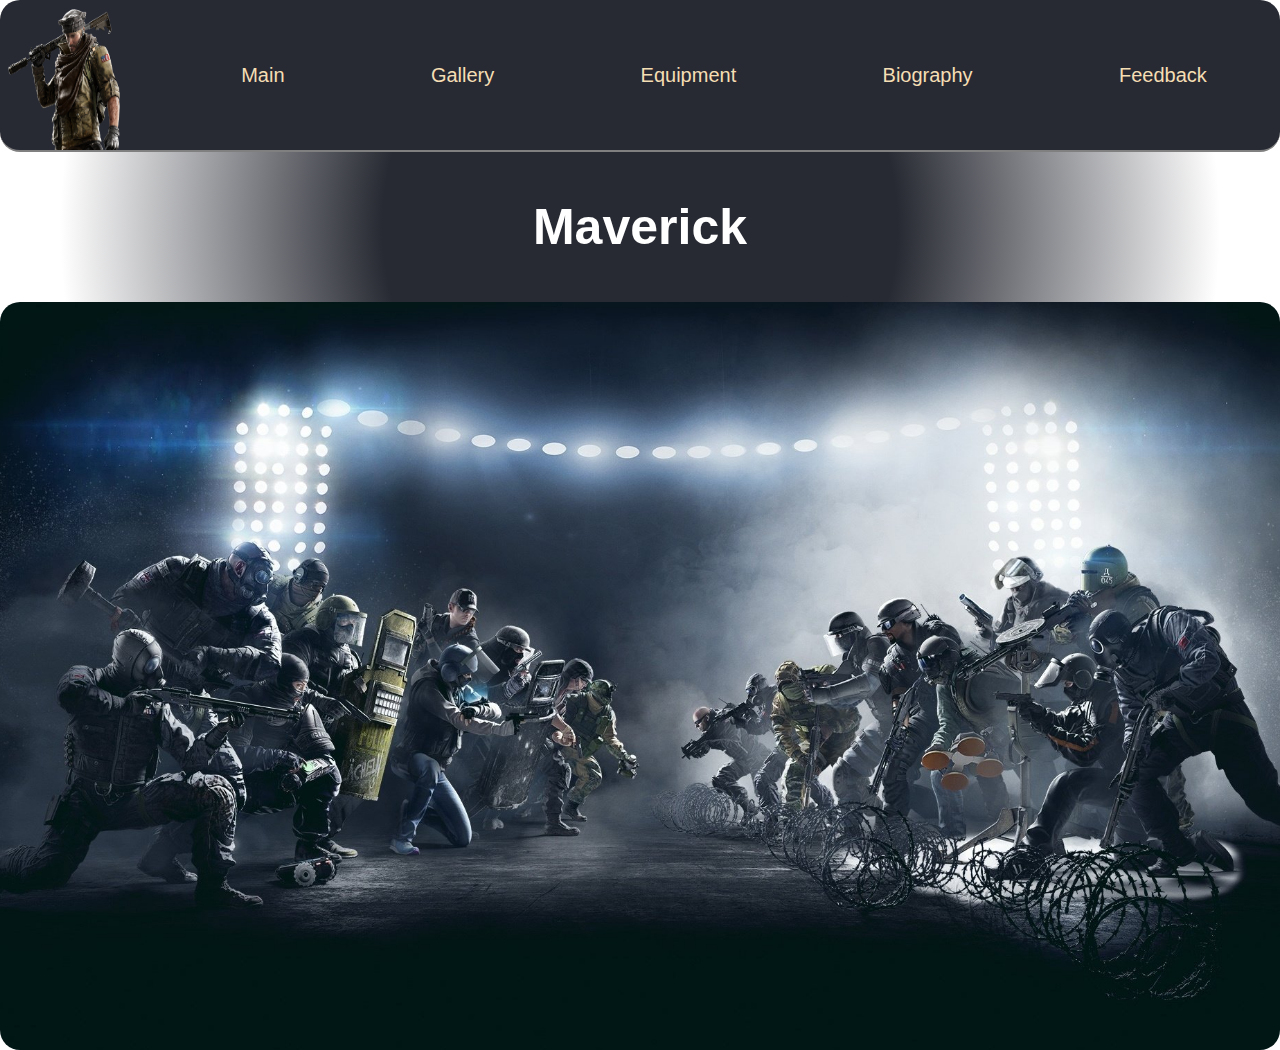
<file: index.html>
<!DOCTYPE html>
<html lang="en">

<head>
    <meta charset="UTF-8">
    <meta name="viewport" content="width=device-width, initial-scale=1.0">
    <title>Document</title>
    <link rel="stylesheet" href="style.css">
</head>

<body>
    <div class="wrapper">
        <section class="header">
            <div class="header__logo"><img src="images/Logo.png" alt=""></div>
            <ul class="header__nav">
                <li><a href="./index.html">Main</a></li>
                <li><a href="./gallery.html">Gallery</a></li>
                <li><a href="./equipment.html">Equipment</a></li>
                <li><a href="./biography.html">Biography</a></li>
                <li><a href="./feedback.html">Feedback</a></li>
            </ul>
        </section>
        <section class="main">
            <h1 class="main__h1">Maverick</h1>
            <div class="video"><iframe class="video__frame" width="40%" height="60%"
                    src="https://www.youtube.com/embed/ngQpDpmviKo" frameborder="0"
                    allow="accelerometer; autoplay; encrypted-media; gyroscope; picture-in-picture"
                    allowfullscreen></iframe>
            </div>
        </section>
        <section class="footer">

        </section>
    </div>
</body>

</html>
</file>
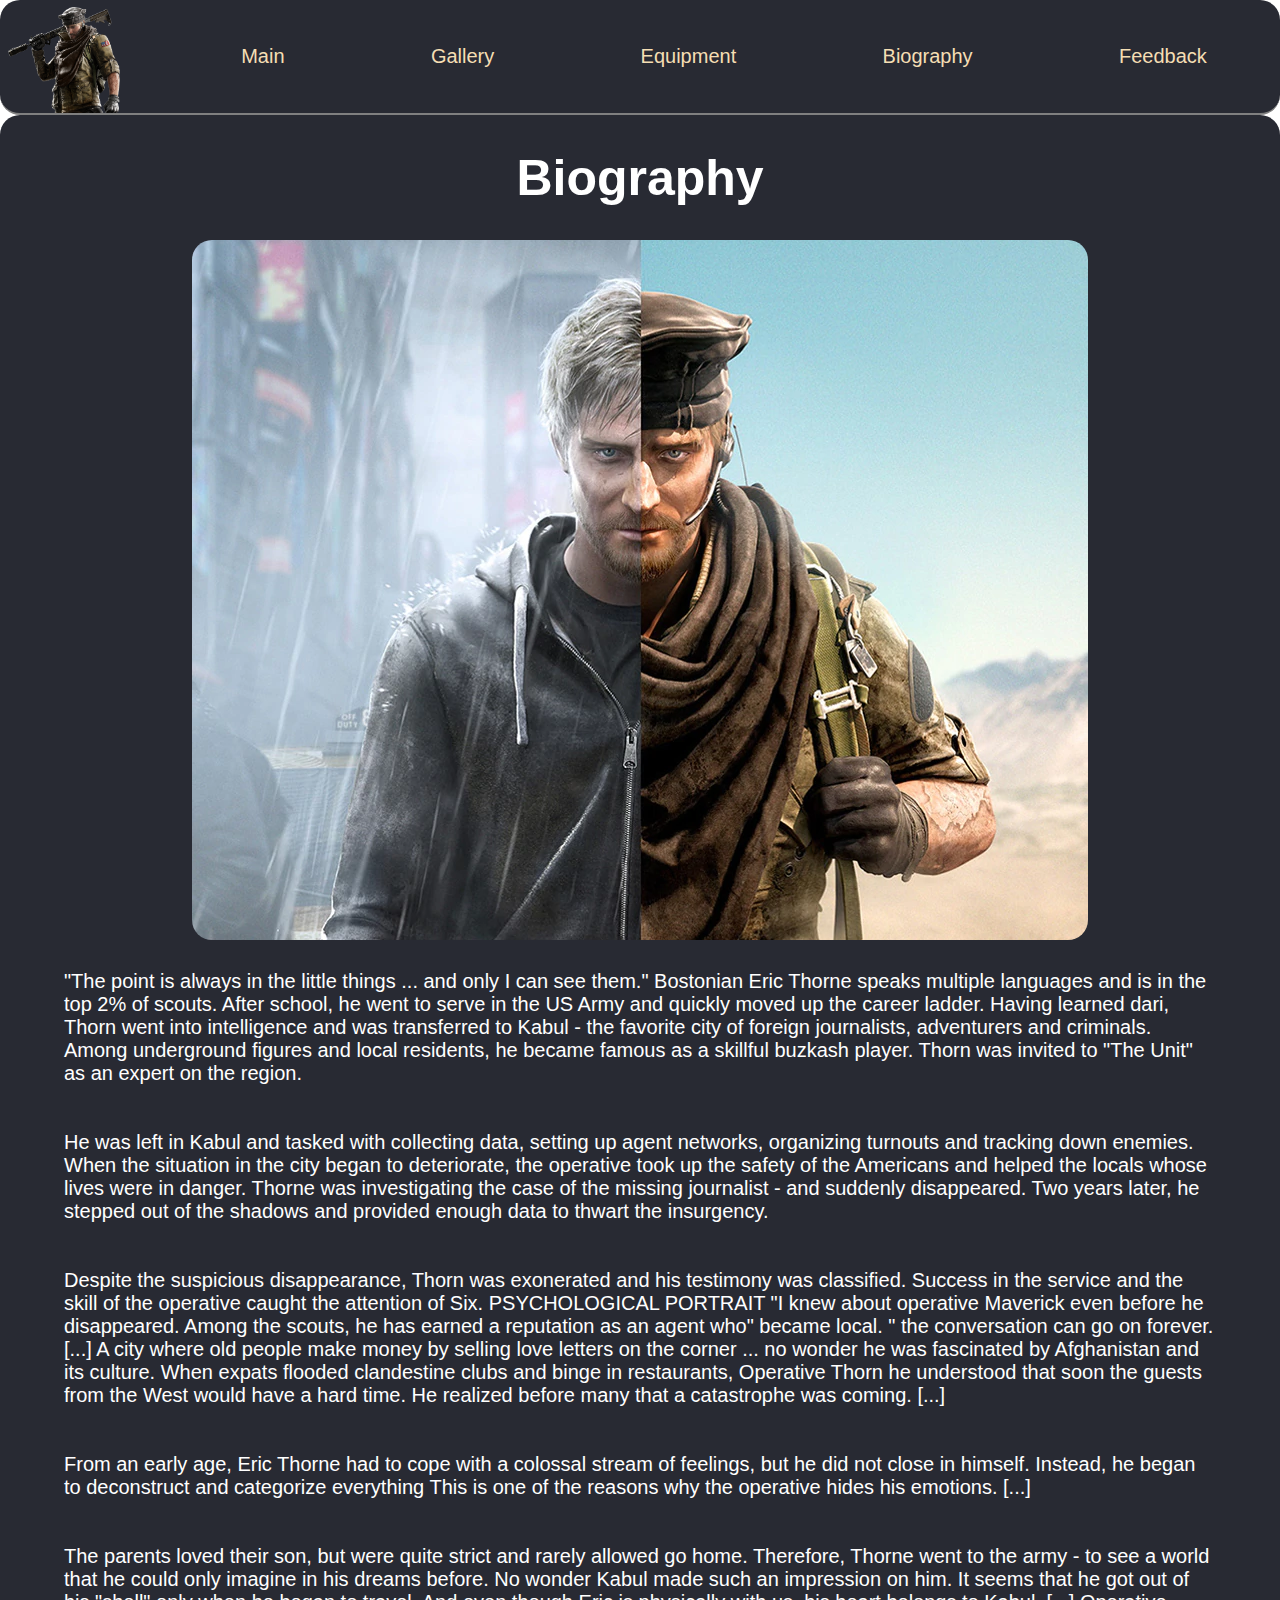
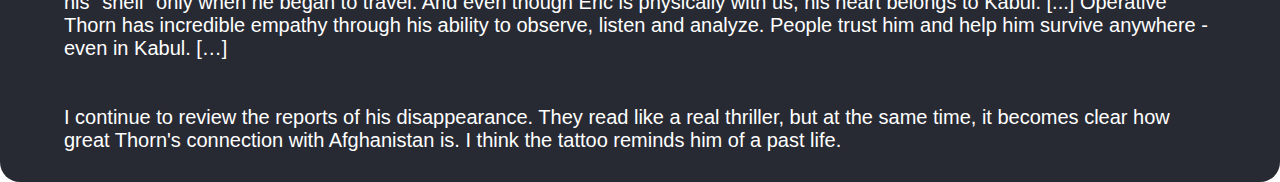
<file: biography.html>
<!DOCTYPE html>
<html lang="en">

<head>
    <meta charset="UTF-8">
    <meta name="viewport" content="width=device-width, initial-scale=1.0">
    <title>Document</title>
    <link rel="stylesheet" href="style.css">
</head>

<body>
    <div class="wrapper">
        <section class="header">
            <div class="header__logo"><img src="images/Logo.png" alt=""></div>
            <ul class="header__nav">
                <li><a href="./index.html">Main</a></li>
                <li><a href="./gallery.html">Gallery</a></li>
                <li><a href="./equipment.html">Equipment</a></li>
                <li><a href="./biography.html">Biography</a></li>
                <li><a href="./feedback.html">Feedback</a></li>
            </ul>
        </section>
        <section class="main-biography">
            <h1 class="main-h1">Biography</h1>
            <div class="portrait"></div>
            <p class="article-bio">"The point is always in the little things ... and only I can see them." Bostonian
                Eric Thorne speaks
                multiple languages ​​and is in the top 2% of scouts. After school, he went to serve in the US Army and
                quickly moved up the career ladder. Having learned dari, Thorn went into intelligence and was
                transferred to Kabul - the favorite city of foreign journalists, adventurers and criminals. Among
                underground figures and local residents, he became famous as a skillful buzkash player. Thorn was
                invited to "The Unit" as an expert on the region.<br><br><br> He was left in Kabul and tasked with
                collecting
                data,
                setting up agent networks, organizing turnouts and tracking down enemies. When the situation in the city
                began to deteriorate, the operative took up the safety of the Americans and helped the locals whose
                lives were in danger. Thorne was investigating the case of the missing journalist - and suddenly
                disappeared. Two years later, he stepped out of the shadows and provided enough data to thwart the
                insurgency.<br><br><br> Despite the suspicious disappearance, Thorn was exonerated and his testimony was
                classified.
                Success in the service and the skill of the operative caught the attention of Six. PSYCHOLOGICAL
                PORTRAIT "I knew about operative Maverick even before he disappeared. Among the scouts, he has earned a
                reputation as an agent who" became local. " the conversation can go on forever. [...] A city where old
                people make money by selling love letters on the corner ... no wonder he was fascinated by Afghanistan
                and its culture. When expats flooded clandestine clubs and binge in restaurants, Operative Thorn he
                understood that soon the guests from the West would have a hard time. He realized before many that a
                catastrophe was coming. [...]<br><br><br> From an early age, Eric Thorne had to cope with a colossal
                stream of
                feelings, but he did not close in himself. Instead, he began to deconstruct and categorize everything
                This is one of the reasons why the operative hides his emotions. [...] <br><br><br>The parents loved
                their son,
                but
                were quite strict and rarely allowed go home. Therefore, Thorne went to the army - to see a world that
                he could only imagine in his dreams before. No wonder Kabul made such an impression on him. It seems
                that he got out of his "shell" only when he began to travel. And even though Eric is physically with us,
                his heart belongs to Kabul. [...] Operative Thorn has incredible empathy through his ability to observe,
                listen and analyze. People trust him and help him survive anywhere - even in Kabul. […]<br><br><br> I
                continue
                to
                review the reports of his disappearance. They read like a real thriller, but at the same time, it
                becomes clear how great Thorn's connection with Afghanistan is. I think the tattoo reminds him of a past
                life.</p>
        </section>
    </div>
</body>

</html>
</file>
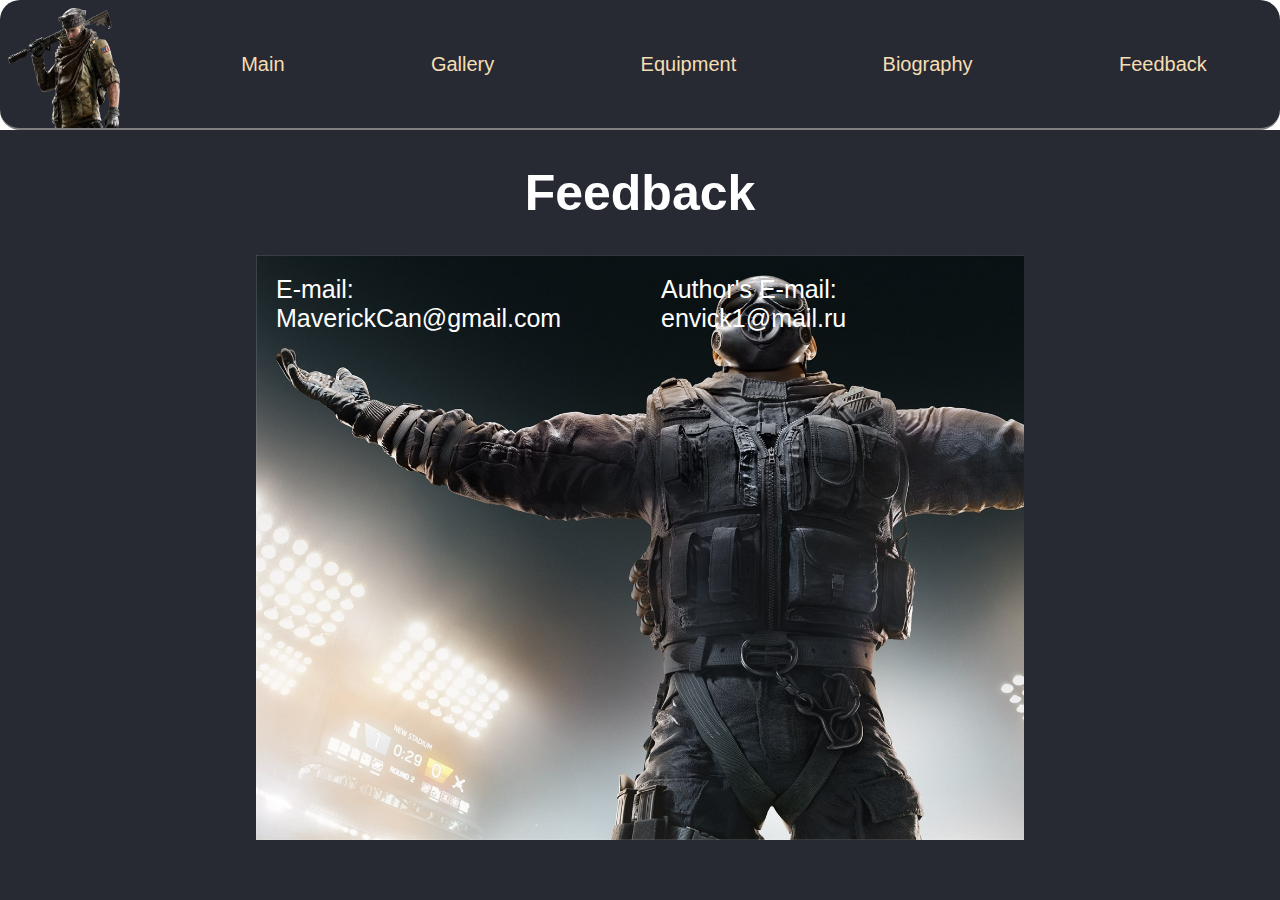
<file: feedback.html>
<!DOCTYPE html>
<html lang="en">

<head>
    <meta charset="UTF-8">
    <meta name="viewport" content="width=device-width, initial-scale=1.0">
    <title>Document</title>
    <link rel="stylesheet" href="style.css">
</head>

<body>
    <div class="wrapper">
        <section class="header">
            <div class="header__logo"><img src="images/Logo.png" alt=""></div>

            <ul class="header__nav">
                <li><a href="./index.html">Main</a></li>
                <li><a href="./gallery.html">Gallery</a></li>
                <li><a href="./equipment.html">Equipment</a></li>
                <li><a href="./biography.html">Biography</a></li>
                <li><a href="./feedback.html">Feedback</a></li>
            </ul>
        </section>
        <section class="main-feedback">
            <h1 class="main-h1">Feedback</h1>
            <div class="rainbow-dude">
                <span class="mail">E-mail: MaverickCan@gmail.com</span>
                <span class="mail"> Author's E-mail: envick1@mail.ru </span>
            </div>
        </section>
    </div>
</body>

</html>
</file>
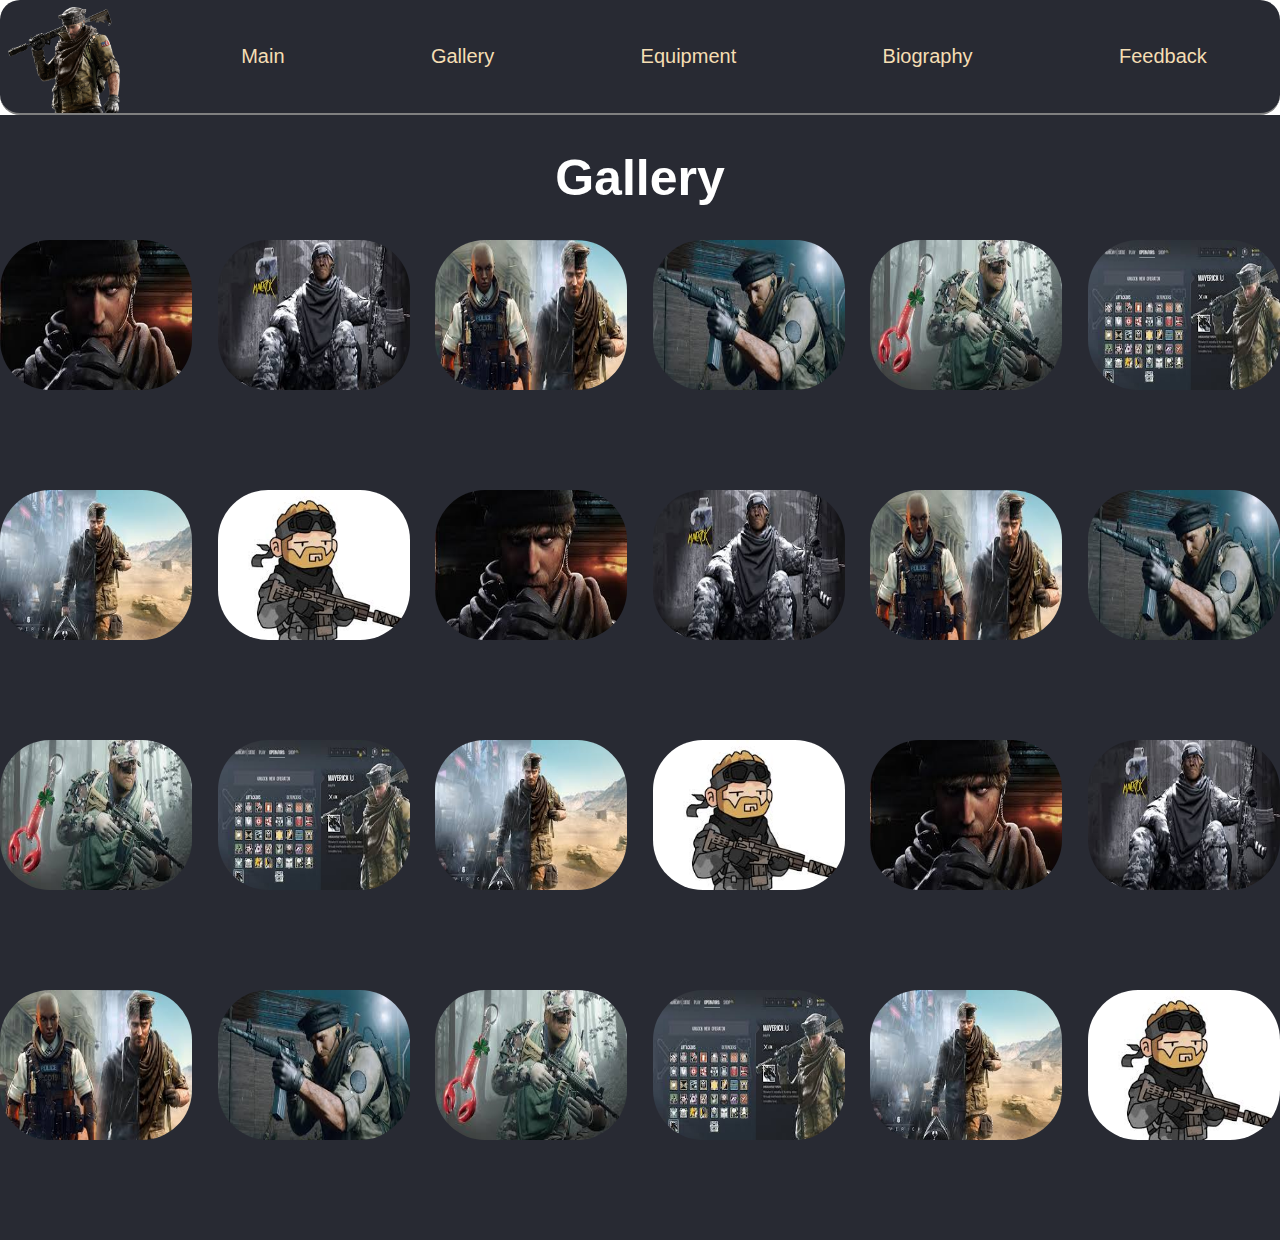
<file: gallery.html>
<!DOCTYPE html>
<html lang="en">

<head>
    <meta charset="UTF-8">
    <meta name="viewport" content="width=device-width, initial-scale=1.0">
    <title>Document</title>
    <link rel="stylesheet" href="style.css">
</head>

<body>
    <div class="wrapper">
        <section class="header">
            <div class="header__logo"><img src="images/Logo.png" alt=""></div>
            <ul class="header__nav">
                <li><a href="./index.html">Main</a></li>
                <li><a href="./gallery.html">Gallery</a></li>
                <li><a href="./equipment.html">Equipment</a></li>
                <li><a href="./biography.html">Biography</a></li>
                <li><a href="./feedback.html">Feedback</a></li>
            </ul>
        </section>
        <section class="main-gallery">
            <h1 class="main-h1">Gallery</h1>
            <div class="grid">
                <div class="grid-item"><img src="images/img1.jpeg" alt=""></div>
                <div class="grid-item"><img src="images/img2.jpeg" alt=""></div>
                <div class="grid-item"><img src="images/img3.jpeg" alt=""></div>
                <div class="grid-item"><img src="images/img4.jpeg" alt=""></div>
                <div class="grid-item"><img src="images/img5.jpeg" alt=""></div>
                <div class="grid-item"><img src="images/img6.jpeg" alt=""></div>
                <div class="grid-item"><img src="images/img7.jpeg" alt=""></div>
                <div class="grid-item"><img src="images/img9.jpeg" alt=""></div>
                <div class="grid-item"><img src="images/img1.jpeg" alt=""></div>
                <div class="grid-item"><img src="images/img2.jpeg" alt=""></div>
                <div class="grid-item"><img src="images/img3.jpeg" alt=""></div>
                <div class="grid-item"><img src="images/img4.jpeg" alt=""></div>
                <div class="grid-item"><img src="images/img5.jpeg" alt=""></div>
                <div class="grid-item"><img src="images/img6.jpeg" alt=""></div>
                <div class="grid-item"><img src="images/img7.jpeg" alt=""></div>
                <div class="grid-item"><img src="images/img9.jpeg" alt=""></div>
                <div class="grid-item"><img src="images/img1.jpeg" alt=""></div>
                <div class="grid-item"><img src="images/img2.jpeg" alt=""></div>
                <div class="grid-item"><img src="images/img3.jpeg" alt=""></div>
                <div class="grid-item"><img src="images/img4.jpeg" alt=""></div>
                <div class="grid-item"><img src="images/img5.jpeg" alt=""></div>
                <div class="grid-item"><img src="images/img6.jpeg" alt=""></div>
                <div class="grid-item"><img src="images/img7.jpeg" alt=""></div>
                <div class="grid-item"><img src="images/img9.jpeg" alt=""></div>
            </div>
        </section>
    </div>
</body>

</html>
</file>
<file: style.css>
body {
  margin: 0;
  padding: 0;
}
.wrapper {
  width: 100%;
  min-height: 500px;
  height: 100vh;
  font-family: 'Roboto', sans-serif;
  display: flex;
  flex-direction: column;
}
.header {
  display: flex;
  border-radius: 20px;
  width: 100%;
  height: 150px;
  background-color: #282a33;
}
.header__nav {
  flex: 1;
  margin: 0;
  height: 100%;
  display: flex;
  justify-content: space-around;
  align-items: center;
}
.header__nav li {
  list-style: none;
}
.header__nav a {
  color: wheat;
  font-size: 20px;
  text-decoration: none;
  font-family: 'Roboto', sans-serif;
}
.header__nav a:hover{
  text-transform:scale(1.5)}
.header__logo {
  width: 10%;
  height: 100%;
}
.header__logo img {
  width: 100%;
  height: 100%;
}
.main {
  flex: 1;
}
.main__h1 {
  font-size: 50px;
  margin: 0;
  height: 150px;
  color: white;
  display: flex;
  align-items: center;
  justify-content: center;
  text-align: center;
  background: radial-gradient(circle, #282a33 40%, white 90%);
}
.video {
  width: 100%;
  height: 100%;
  background-image: url(images/poster.jpg);
  background-repeat: no-repeat;
  background-size: cover;
  background-position: 50% 50%;
  margin: 0 auto;
  display: flex;
  justify-content: center;
  align-items: center;
  border-radius: 20px;
}
.video__frame {
  border-radius: 20px;
}
.main-h1 {
  font-size: 50px;
  color: white;
  text-align: center;
}
.main-gallery {
  background-color: #282a33;
}
.grid {
  width: 100%;
  height: 1000px;
  display: flex;
  flex-wrap: wrap;
  justify-content: space-between;
}
.grid-item {
  width: 15%;
  height: 150px;
}
.grid-item img {
  width: 100%;
  height: 100%;
  border-radius: 50px;
}
.equip-h1 {
  color: white;
}
.main-equipment {
  background-color: #282a33;
  border-radius: 20px;
}
.header {
  border-bottom: 2px solid gray;
}
.armor {
  width: 100%;
  height: 800px;
  display: flex;
  justify-content: space-between;
}
.full-body {
  width: 30%;
  height: 100%;
}
.full-body img {
  width: 100%;
  height: 100%;
}
.full-equipment {
  width: 60%;
  display: flex;
  flex-direction: column;
}
.armor-item {
  width: 100%;
  height: 15%;
  display: flex;
  align-items: center;
  border-bottom: 1px solid gray;
  background-repeat: no-repeat;
  background-position: 50% 50%;
}
.armor-item span {
  color: white;
  font-size: 30px;
}
.armor-item1 {
  background-image: url(images/AR-15.50.webp);
}

.armor-item2 {
  background-image: url(images/M4.webp);
}
.armor-item3 {
  background-image: url(images/Stun_Grenade.webp);
}
.armor-item4 {
  background-image: url(images/Claymore.webp);
}
.armor-item5 {
  background-image: url(images/1911_TACOPS.webp);
}
.armor-item6 {
  background-image: url(images/Breaching-Torch.webp);
}
.main-biography {
  width: 100%;
  background-color: #282a33;
  border-radius: 20px;
}
.portrait {
  width: 70%;
  height: 700px;
  border-radius: 20px;
  background-image: url(images/biography-portrait.webp);
  background-position: 50% 10%;
  margin: 0 auto;
}
.article-bio {
  width: 90%;
  margin: 30px auto;

  font-size: 20px;
  color: white;
}
.main-feedback {
  background-color: #282a33;
  height: 100vh;
}
.rainbow-dude {
  background-image: url(images/feedback-poster.jpg);
  background-size: cover;
  background-repeat: no-repeat;
  margin: 0 auto;
  width: 60%;
  height: 65vh;
  display: flex;
  justify-content: space-between;
}
.rainbow-dude span {
  font-size: 25px;
  padding: 20px;
  color: white;
}
</file>
